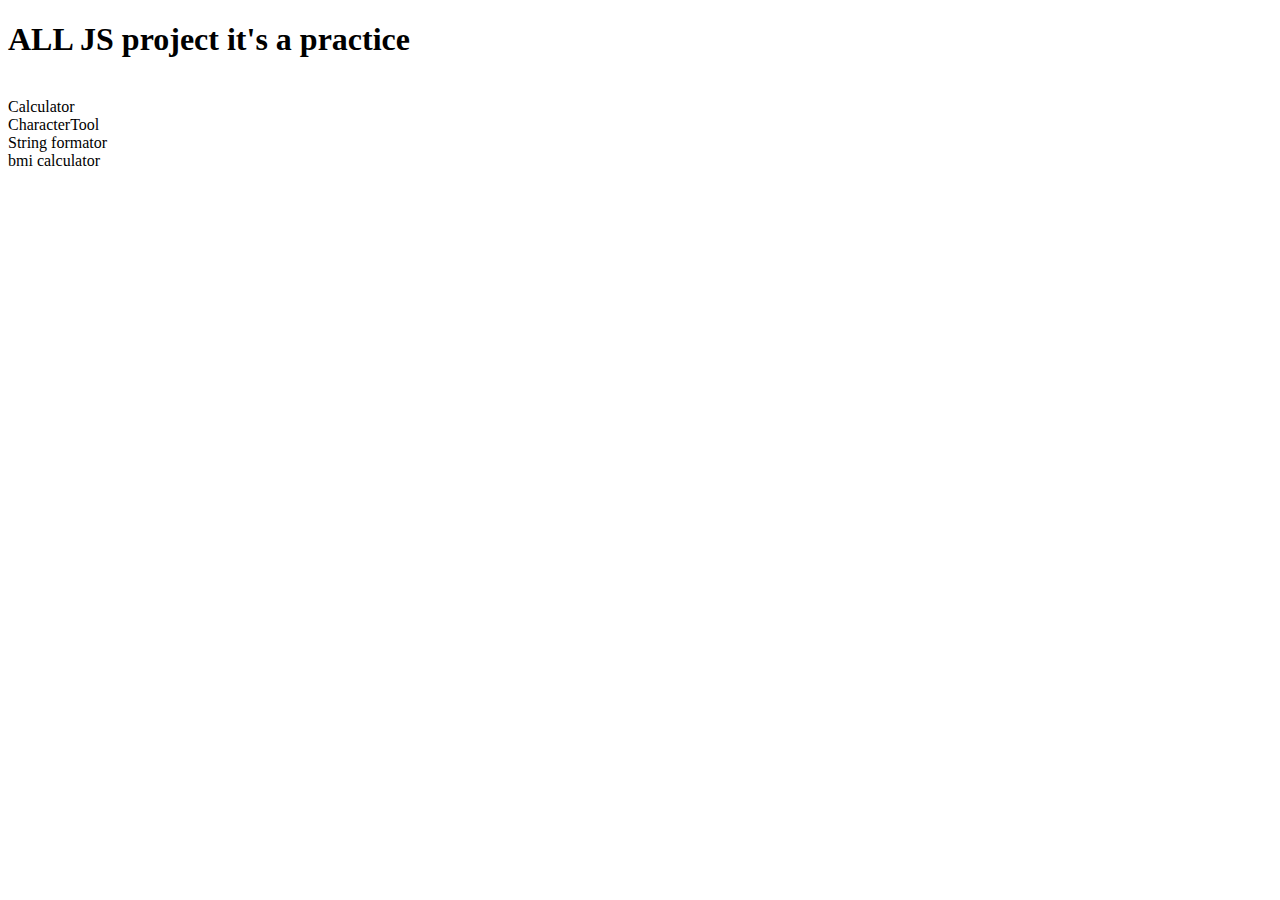
<file: index.html>
<!DOCTYPE html>
<html lang="en">
<head>
    <meta charset="UTF-8">
    <meta name="viewport" content="width=device-width, initial-scale=1.0">
    <title>Document</title>
</head>
<body>
    <h1>ALL JS project it's a practice</h1>
    <li>
        <li>Calculator</li>
        <li>CharacterTool</li>

String formator 
    </li>
    <li>bmi calculator</li>
    <script src="calculator.js"></script>
    <script src="characterTool.js"></script>
    <script src="StringFormatter.js"></script>
    <script src="BmiCalculator.js"></script>
</body>
</html>
</file>
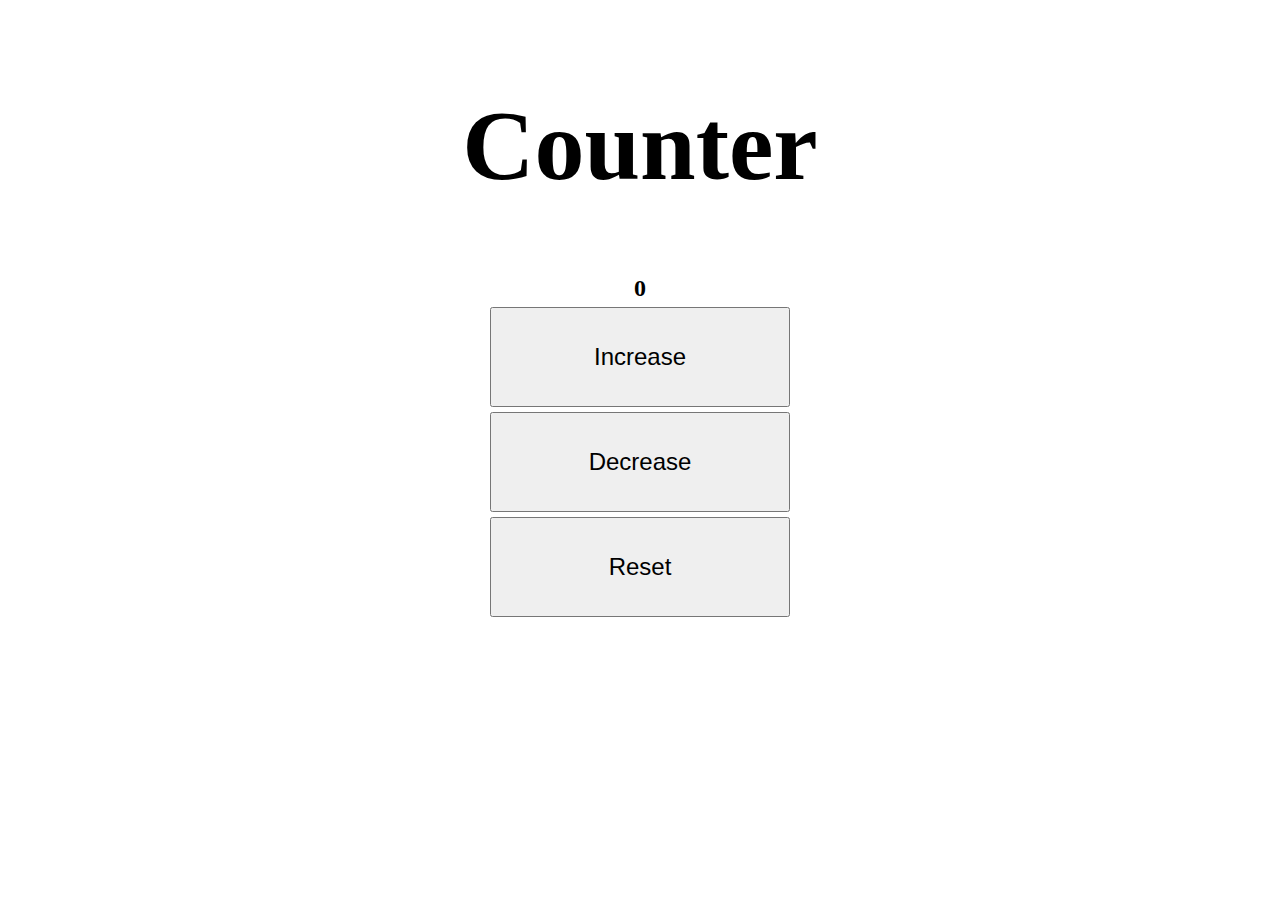
<file: Counter/index.html>
<!DOCTYPE html>
<html lang="en">
<head>
    <meta charset="UTF-8">
    <meta name="viewport" content="width=device-width, initial-scale=1.0">
    <title>Counter</title>
</head>
<style>
    body{
        display: flex;
       flex-direction: column;
       align-items: center;
       justify-content: center;
       gap: 5px;
    }
    h1{
margin-top:80px ;
font-size: xx-large;
font-size: 100px;
        
    }
    #counter{
        font-size: x-large;
        font-weight: bold;
    }
    button{
        width: 300px;
        font-size: x-large;
        height: 100px;
    }
</style>
<body>
        <h1>Counter</h1>
    <div id="counter">0</div>
    <button id="increase">Increase</button>
    <button id="decrease">Decrease</button>
    <button id="reset">Reset</button>
    <script src="index.js"></script>
</body>
</html>
</file>
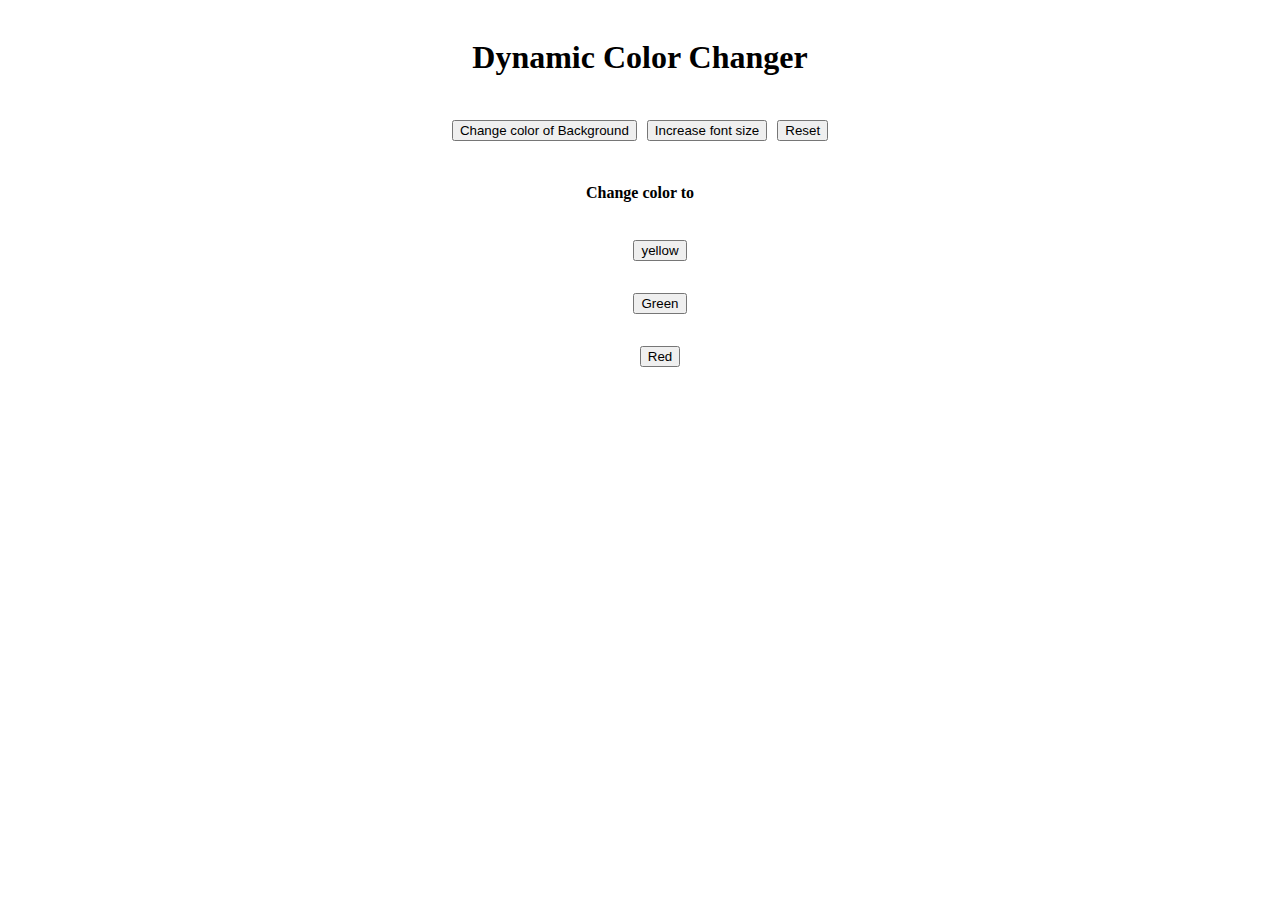
<file: Dynamic color changer/index.html>
<!DOCTYPE html>
<html lang="en">
  <head>
    <meta charset="UTF-8" />
    <meta name="viewport" content="width=device-width, initial-scale=1.0" />
    <title>Dynamic Color Changer</title>
  </head>
  <body>
    <div class="container">
      <h1 class="item">Dynamic Color Changer</h1>
      <h5 class="item buttons">
        <button class="change btn" onclick="ChangeColor()">Change color of Background</button>
        <button class="IncreaseFont btn" onclick="IncreaseFont()">Increase font size</button>
        <button class="reset btn" onclick="reset()">Reset</button>
        <H4>Change color to</H4>
        <ul><button class="btn4">yellow</button></ul>
        <ul><button class="btn5">Green</button></ul>
        <ul><button class="btn6">Red</button></ul>
        
        
      </h5>

      <link rel="stylesheet" href="index.css" />
    </div>
    <script src="index.js"></script>
  </body>
</html>
</file>
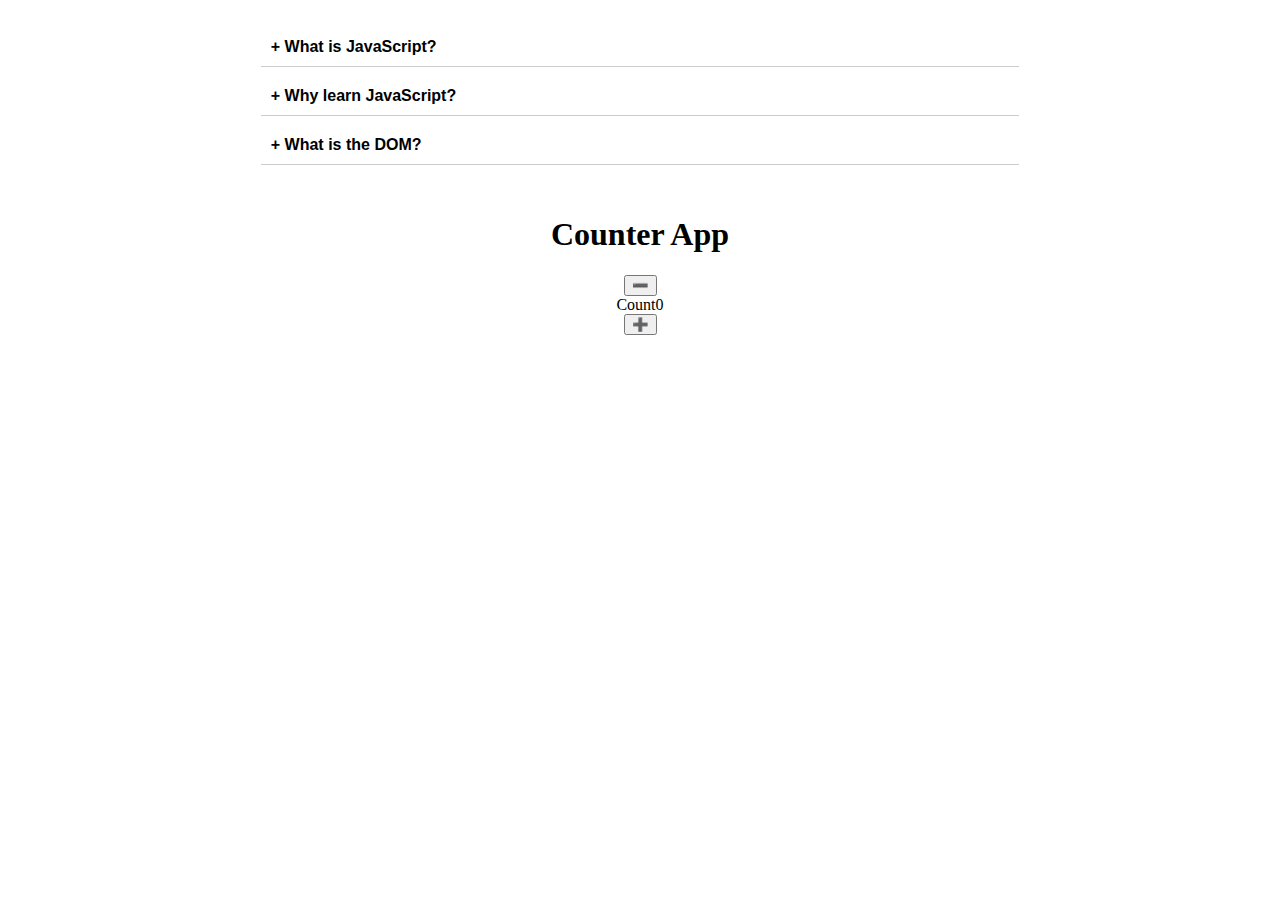
<file: FAQ Accordion/index.html>
<!DOCTYPE html>
<html lang="en">
<head>
  <meta charset="UTF-8" />
  <title>FAQ Accordion</title>
  <style>
    .faq-container {
      width: 60%;
      margin: auto;
      padding: 20px;
      font-family: sans-serif;
    }
    .faq-item {
      border-bottom: 1px solid #ccc;
      margin-bottom: 10px;
    }
    .question {
      font-weight: bold;
      cursor: pointer;
      padding: 10px;
    }
    .answer {
      display: none;
      padding: 10px;
      color: #444;
    }
    .answer.show {
      display: block;
      background-color: #f0f0f0;
    }
  </style>
</head>
<body>
  <div class="faq-container">
    <div class="faq-item">
      <div class="question">
        <span class="symbol">+ </span>What is JavaScript?</div>
      <div class="answer">
        JavaScript is a scripting language for web development.</div>
    </div>
    <div class="faq-item">
      <div class="question">
        <span class="symbol">+ </span>Why learn JavaScript?</div>
      <div class="answer">Because it adds interactivity to web pages!</div>
    </div>
    <div class="faq-item">
      <div class="question">
        <span class="symbol">+ </span>What is the DOM?</div>
      <div class="answer">DOM is the Document Object Model, the browser's structure of HTML.</div>
    </div>
  </div>
  <div class="counter" style="justify-content: center; display: flex; flex-direction: column; align-items: center;">
    <h1 style="justify-content: center;">Counter App </h1>
    <button id="decrement">➖</button>
    <div id="countDisplay">Count<span id="count">0</span></div>
    <button id="increment">➕</button>
  </div>

  <script src="script.js"></script>
</body>
</html>
</file>
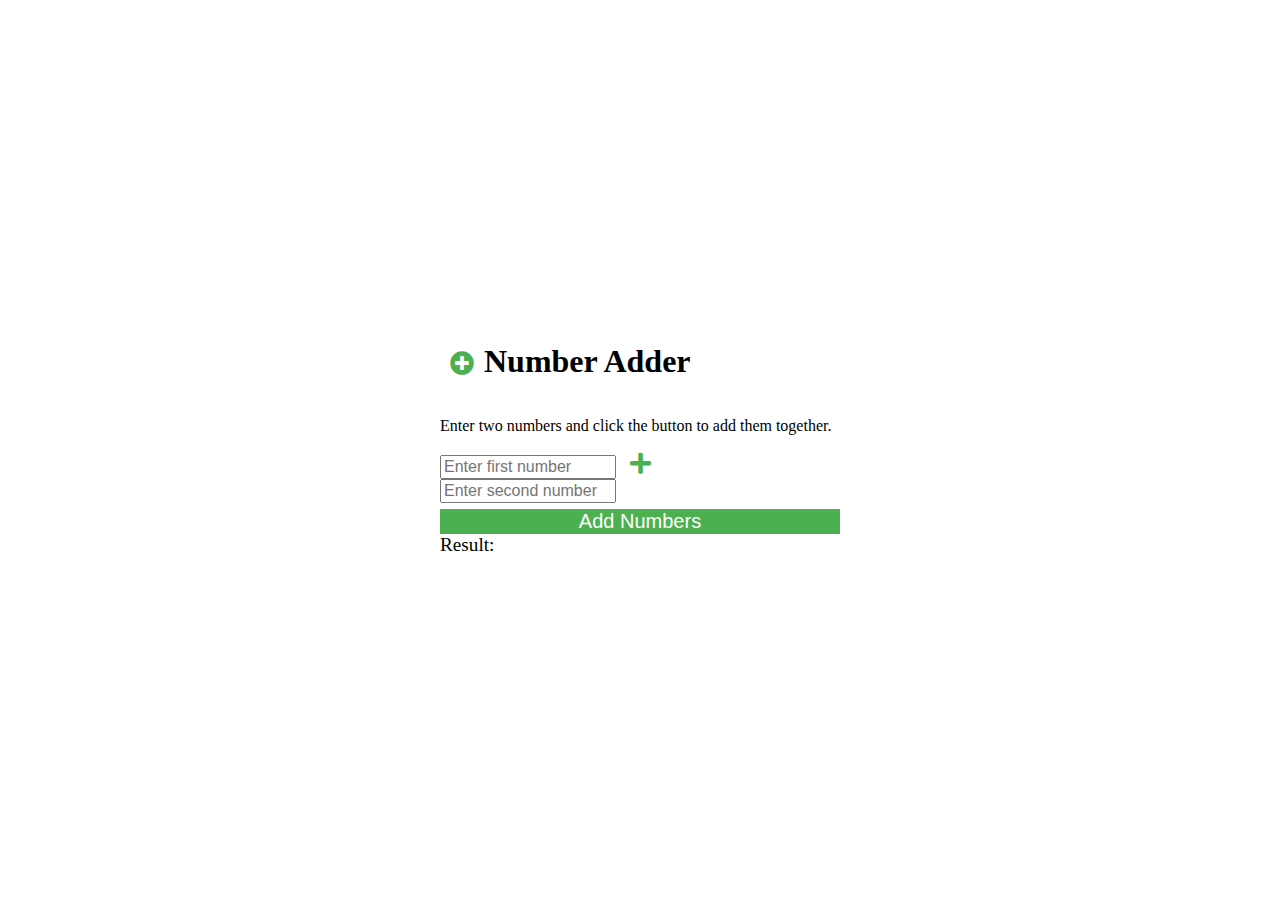
<file: NumberAdder/index.html>
<!DOCTYPE html>
<html lang="en">
  <head>
    <meta charset="UTF-8" />
    <meta name="viewport" content="width=device-width, initial-scale=1.0" />
    <title>Number Adder</title>
    <link
      rel="stylesheet"
      href="https://cdnjs.cloudflare.com/ajax/libs/font-awesome/5.15.4/css/all.min.css"
    />

    <style>
      body {
        display: flex;
        justify-content: center;
        margin: 0;
        height: 100vh;
        align-items: center;
      }
      .container{
        display: flex;
        flex-direction: column;
        width: 400px;
      }
      .icon {
        font-size: 24px;
        margin: 0 10px;
        color: #4caf50;
      }
   
      input {
        width: 42%;
        font-size: 16px;
      }
      button {
        /* margin: 10px; */
        margin-top: 6px;
              width: 100%;
        font-size: 20px;
        background-color: #4caf50;
        color: white;
        border: #4caf50;
      }
      #result {
        /* margin-top: 10px;
        font-weight: bold; */
        font-size: 1.2rem;
      }
   
    </style>
  </head>
  <body>
    <div class="container">
      <h1>
        <i class="fa fa-plus-circle icon" aria-hidden="true"></i>Number Adder
      </h1>
      <p>Enter two numbers and click the button to add them together.</p>
      <div class="inputGroup">
        <input
          type="number"
          id="num1"
          placeholder="Enter first number"
          required
        />
        <i class="fas fa-plus icon"></i>
        <input
          type="number"
          id="num2"
          placeholder="Enter second number"
          required
        />
       
      </div>
       <button id="addButton" onclick="Add()">Add Numbers</button>
        <div id="result">Result: <h3 class="res"></h3></div>
        <script src="script.js"></script>
    </div>
  </body>
</html>
</file>
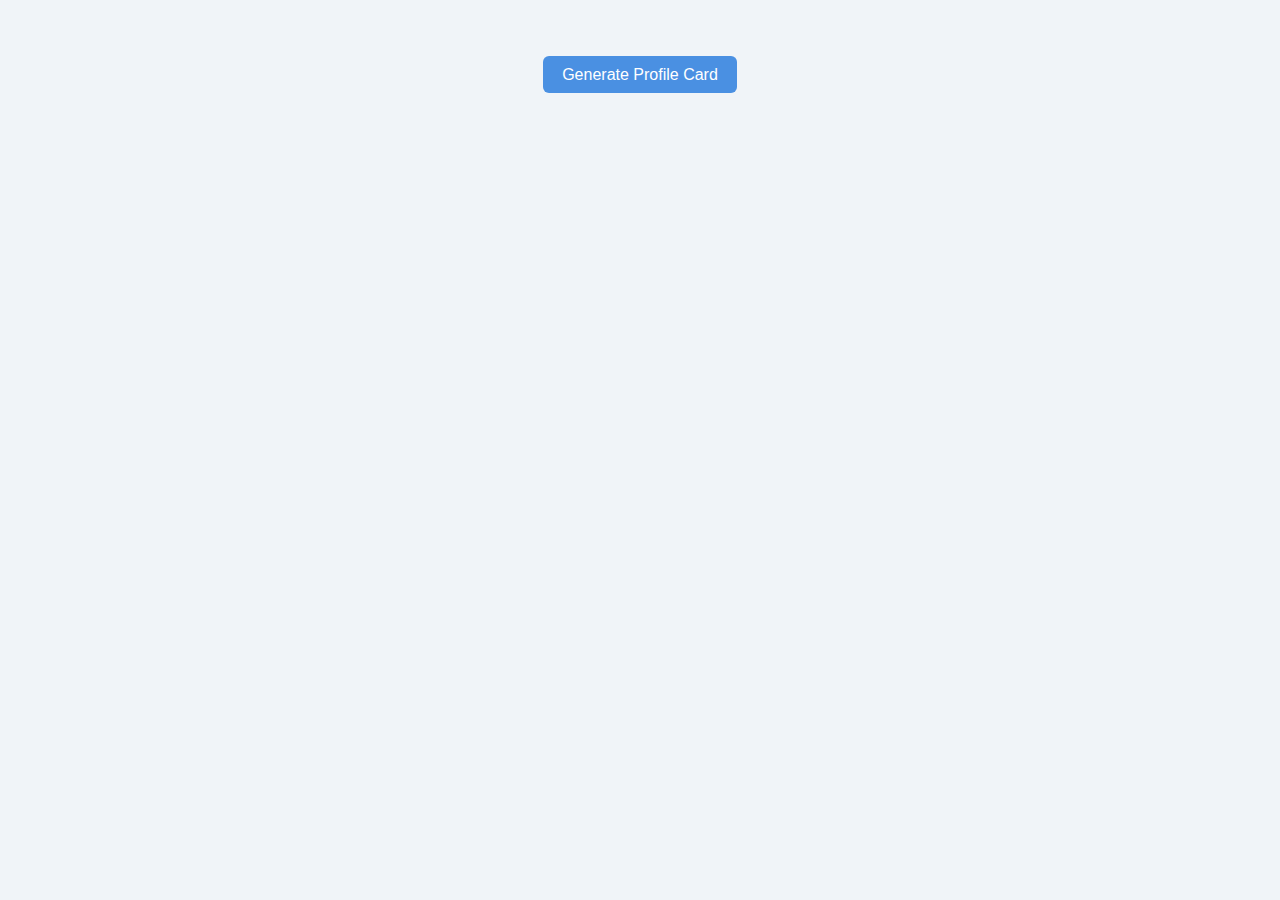
<file: ProfileCardGenerator/index.html>
<!DOCTYPE html>
<html lang="en">
<head>
    <meta charset="UTF-8">
    <meta name="viewport" content="width=device-width, initial-scale=1.0">
    <title>Profile Card</title>
    <link rel="stylesheet" href="styles.css">
</head>
<body>
    <div id="app"></div>
    <button id="generateBtn">Generate Profile Card</button>
    <script src="script.js"></script>
</body>
</html>
</file>
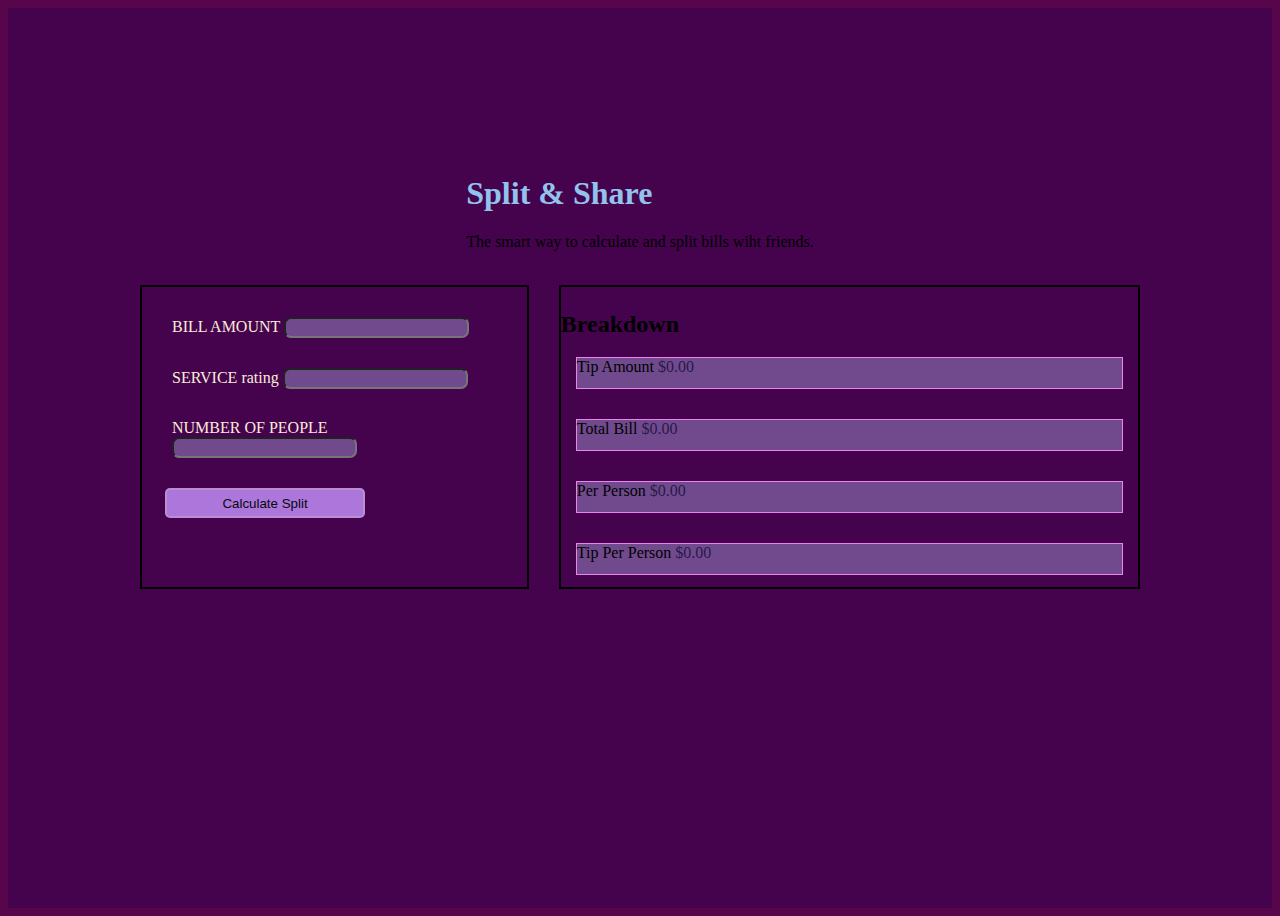
<file: TIP Calculator/index.html>
<!DOCTYPE html>
<html lang="en">
  <head>
    <meta charset="UTF-8" />
    <meta name="viewport" content="width=device-width, initial-scale=1.0" />
    <title>Tip calculator</title>
  </head>
  <style>
    body {
      height: 100vh;
      display: flex;
      justify-content: center;
      align-items: center;
      background: #57064b;
      font-family: Georgia, "Times New Roman", Times, serif;
    }
    .container {
      width: 100vw;
      height: 100vh;
      background: rgb(69, 3, 78);
      display: flex;
      flex-direction: column;
      justify-content: center;
    }
    .sub{
        margin-top: 20px;
        width: 1000px;
        height: 300px;
        display: flex;
        flex-direction: row;
        align-self: center;
        gap: 30px;
        
    }
    .Hero{
        align-self: center;
        margin-top: -175px;
    }
    #left{
width: 400px;
        height: 300px;
        align-self: center;
    }
    .bill{
        color: antiquewhite;
        margin: 30px;
    
    }
    #right{
        width: 600px;
        height: 300px;
        align-self: center;
    }
    .result{
        display: flex;
        flex-direction: column;
        margin-top: -20px;
    }
    .box{
        border: 1px  solid violet;
        background-color: rgb(112, 74, 141);
        height: 30px;
         margin: 15px;
       
    }
    .Box{
        border: 2px solid black;

    }
    h3{
        font-size: x-large;
    }
    input {
      background-color: rgb(112, 74, 141);
      border-radius: 7px;
    }
    .button{
        border: 2px solid rgb(184, 143, 211);
        border-radius: 5px;
        align-content: center;
        width: 200px;
        height: 30px;
        margin-left: 23px;
        color: rgb(4, 9, 12);
        background-color: rgb(172, 118, 219);
    }

    .res {
      color: rgba(12, 9, 50, 0.767);
    }
    h1{
        color: rgb(146, 195, 236);
    }
  </style>
  <body>
    <div class="container">
      <div class="Hero">
        <h1>Split & Share</h1>
        <p>The smart way to calculate and split bills wiht friends.</p>
      </div>
      <div class="sub">
        <div class="Box" id="left">
          <div class="bill">
            BILL AMOUNT
            <input type="number" id="amount"/>
          </div>

          <div class="bill" >
            SERVICE rating
            <input type="text" id="rating" />
          </div>
          <div class="bill" >
            NUMBER OF PEOPLE
            <input type="number" id="numberOfPeople"/>
          </div>
           <button id="button" class="button">Calculate Split</button>
        </div>
        <div class="Box" id="right">
          <h3>Breakdown</h3>
          <div class="result">
            <div class="box" id="Tip Amount"> Tip Amount
              <span class="res" id="tip">$0.00</span>
            </div>
            <div class="box" id="Total Bill">Total Bill
              <span id="Totalbill" class="res">$0.00</span>
            </div>
            <div class="box" id="PerPerson">Per Person
              <span class="res" id="PP">$0.00</span>
            </div>
            <div class="box" id="TipPerPerson">Tip Per Person
              <span class="res" id="tpp">$0.00</span>
            </div>
          </div>
        </div>
      </div>
    </div>
  </body>
  <script src="script.js"></script>
</html>
</file>
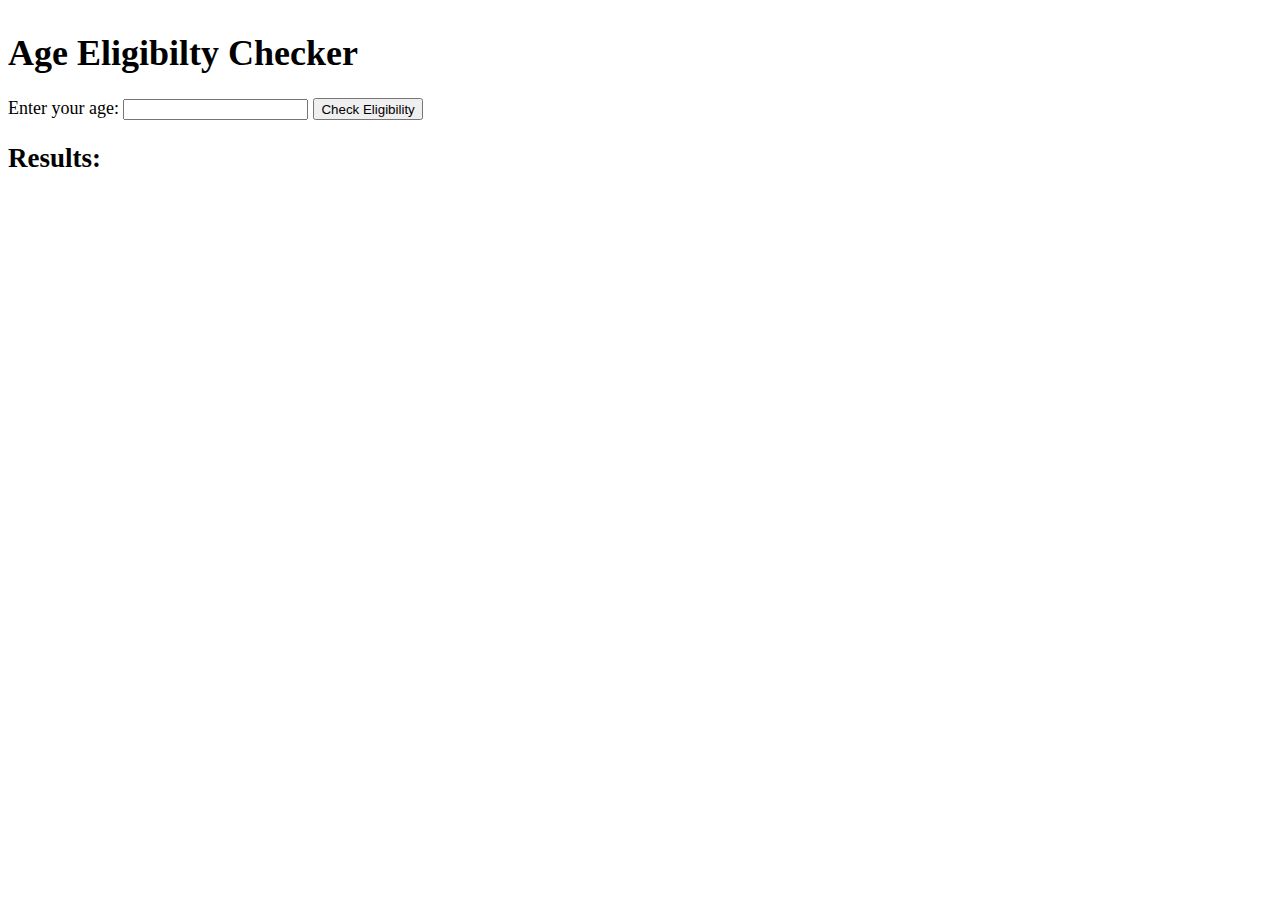
<file: ControlStructures/AgeChecker/index.html>
<!DOCTYPE html>
<html lang="en">
<head>
    <meta charset="UTF-8">
    <meta name="viewport" content="width=device-width, initial-scale=1.0">
    <title>Age Eligibilty Checker</title>
    <style>
        body{
            display: flex;
            height: 100vh;
            flex-direction: column;
            font-size: large;
        }
        .inputSection{
            display: flex;
            gap: 5px;
        }
        li{
            display: none;
               width: 100%;
        }
        .result{
            display: flex;
            flex-direction: column;
         
        }

    </style>
</head>

<body>

    <h1>Age Eligibilty Checker</h1>
    <div class="inputSection">
        <div>Enter your age: <input type="number" id="age" required></div>
        <button id="btn">Check Eligibility</button>
    </div>
    <div class="result">
        <h2>Results:</h2> <br>
        <li>You are  <span id="vote"> </span> eligible to vote</li>
        <li>You are  <span id="drive"></span>  eligible to drive</li>
    </div>
    <Script src="script.js"></Script>
</body>
</html>
</file>
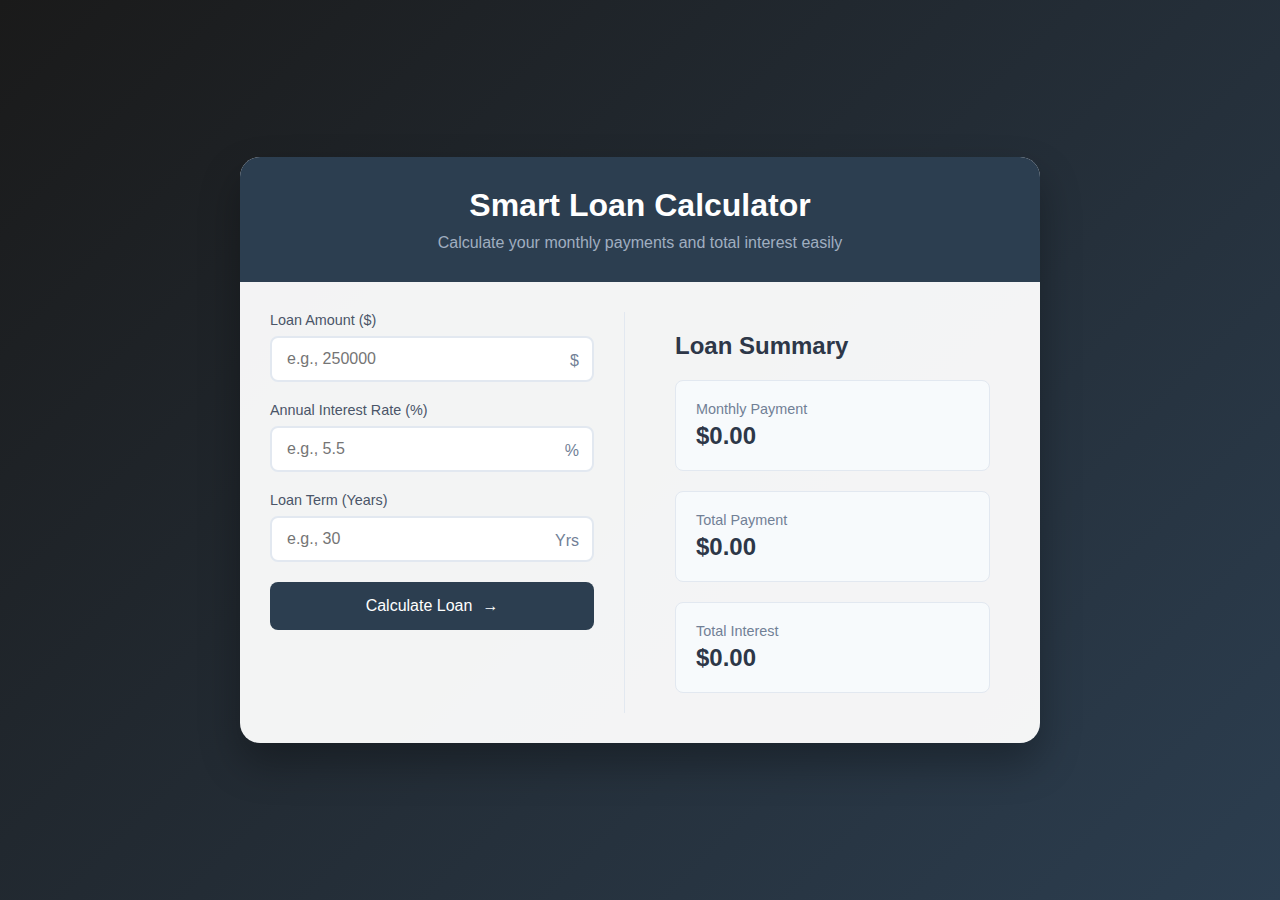
<file: Loan+Calculator/Loan Calculator/Final/index.html>
<!DOCTYPE html>
<html lang="en">
  <head>
    <meta charset="UTF-8" />
    <meta name="viewport" content="width=device-width, initial-scale=1.0" />
    <title>Smart Loan Calculator</title>
    <link rel="stylesheet" href="styles.css" />
  </head>
  <body>
    <div class="container">
      <div class="calculator">
        <div class="calculator-header">
          <h2>Smart Loan Calculator</h2>
          <p class="subtitle">
            Calculate your monthly payments and total interest easily
          </p>
        </div>

        <div class="calculator-body">
          <div class="input-section">
            <div class="input-group">
              <label for="amount">Loan Amount ($)</label>
              <input type="number" id="amount" placeholder="e.g., 250000" />
              <span class="input-icon">$</span>
            </div>
            <div class="input-group">
              <label for="interest">Annual Interest Rate (%)</label>
              <input
                type="number"
                id="interest"
                step="0.1"
                placeholder="e.g., 5.5"
              />
              <span class="input-icon">%</span>
            </div>
            <div class="input-group">
              <label for="years">Loan Term (Years)</label>
              <input type="number" id="years" placeholder="e.g., 30" />
              <span class="input-icon">Yrs</span>
            </div>
            <button id="calculateBtn">
              Calculate Loan <span class="button-icon">→</span>
            </button>
          </div>

          <div class="results" id="results">
            <h3>Loan Summary</h3>
            <div class="result-grid">
              <div class="result-item">
                <span class="result-label">Monthly Payment</span>
                <span class="result-value" id="monthly">$0.00</span>
              </div>
              <div class="result-item">
                <span class="result-label">Total Payment</span>
                <span class="result-value" id="total">$0.00</span>
              </div>
              <div class="result-item">
                <span class="result-label">Total Interest</span>
                <span class="result-value" id="totalInterest">$0.00</span>
              </div>
            </div>
          </div>
        </div>
      </div>
    </div>
    <script src="script.js"></script>
  </body>
</html>
</file>
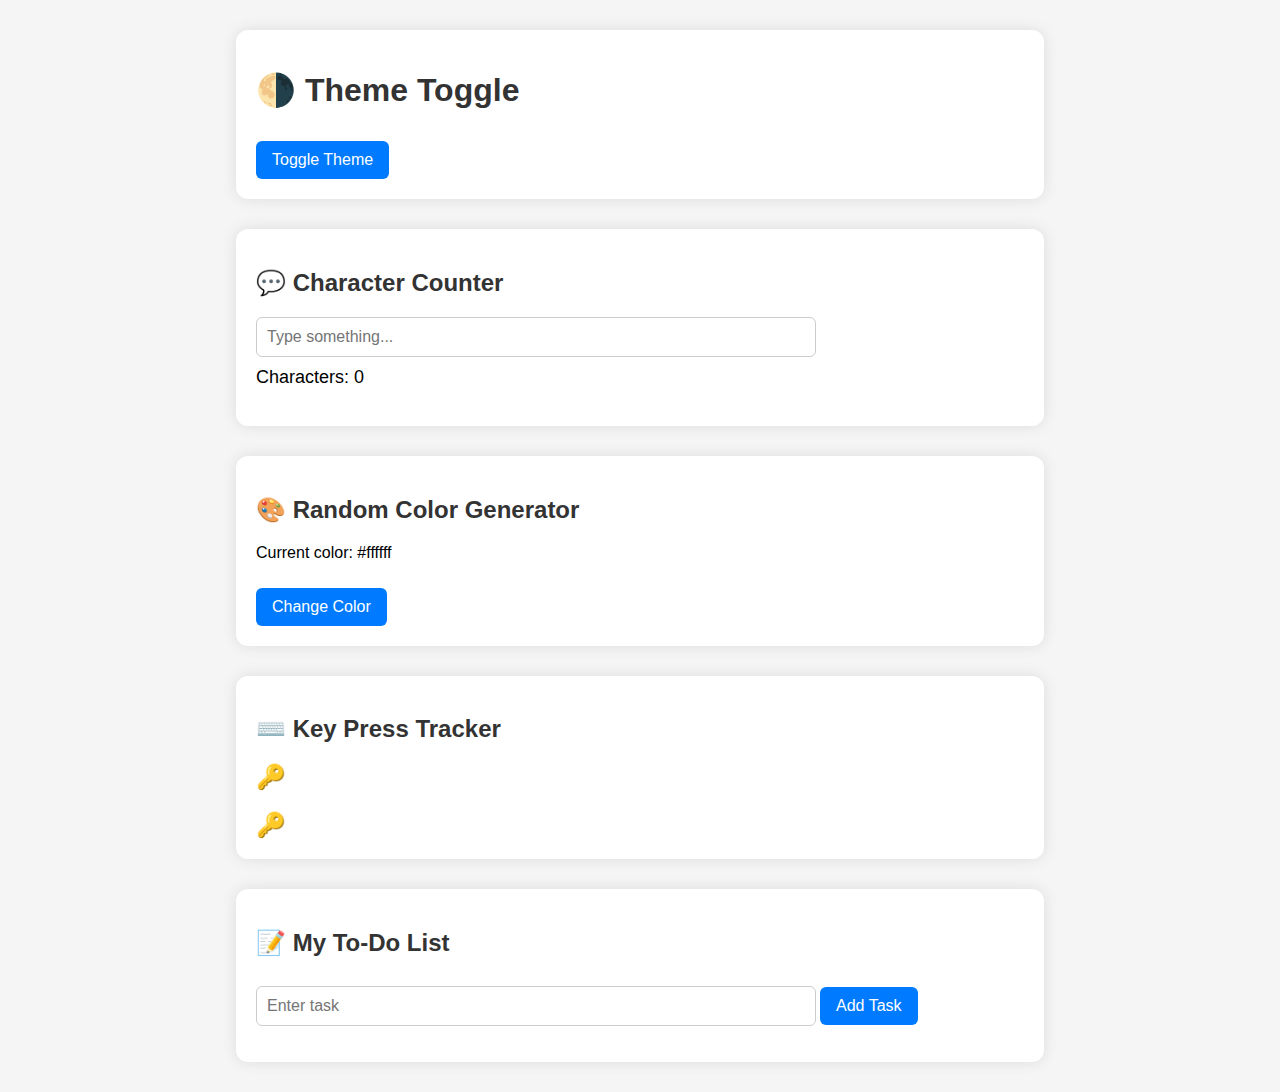
<file: JS_PlayGround/playground.html>
<!DOCTYPE html>
<html lang="en">
  <head>
    <meta charset="UTF-8" />
    <meta name="viewport" content="width=device-width, initial-scale=1.0" />
    <title>JS Playground</title>
    <style>
      body {
        font-family: Arial, sans-serif;
        margin: 0;
        padding: 0;
        background-color: #f5f5f5;
      }

      .section-card {
        background-color: white;
        width: 60%;
        margin: 30px auto;
        padding: 20px;
        border-radius: 12px;
        box-shadow: 0 0 15px rgba(0, 0, 0, 0.1);
      }

      h1, h2 {
        color: #333;
      }

      input[type="text"] {
        width: 70%;
        padding: 10px;
        font-size: 16px;
        border-radius: 6px;
        border: 1px solid #ccc;
      }

      button {
        padding: 10px 16px;
        font-size: 16px;
        margin-top: 10px;
        cursor: pointer;
        border: none;
        border-radius: 6px;
        background-color: #007bff;
        color: white;
      }

      button:hover {
        background-color: #0056b3;
      }

      #counter {
        margin-top: 10px;
        font-size: 18px;
      }

      ul#taskList li {
        background-color: #e0f7fa;
        padding: 10px;
        margin: 8px auto;
        width: 70%;
        border-radius: 6px;
        display: flex;
        justify-content: space-between;
        align-items: center;
      }

      .dark-mode {
        background-color: black !important;
        color: white !important;
      }

      .dark-mode .section-card {
        background-color: #222 !important;
        color: white !important;
        box-shadow: 0 0 20px rgba(255, 255, 255, 0.1);
      }
    </style>
  </head>
  <body>
    <!-- Dark Mode Toggle -->
    <section class="section-card" id="Dark-Toggle">
      <h1>🌗 Theme Toggle</h1>
      <button id="toggleBtn">Toggle Theme</button>
    </section>

    <!-- Character Counter -->
    <section class="section-card" id="char-counter">
      <h2>💬 Character Counter</h2>
      <input type="text" name="intro" id="intro" placeholder="Type something..." />
      <p id="counter">Characters: <span id="count">0</span></p>
    </section>

    <!-- Random Color Generator -->
    <section class="section-card" id="random-color">
      <h2>🎨 Random Color Generator</h2>
      <p id="color-code">Current color: #ffffff</p>
      <button id="changeColorBtn">Change Color</button>
    </section>

    <!-- Key Press Tracker -->
    <section class="section-card" id="key-tracker">
      <h2>⌨️ Key Press Tracker</h2>
      <div id="key-box" style="font-size: 24px; font-weight: bold; margin-top: 20px">🔑</div>
      <div id="key-up" style="font-size: 24px; font-weight: bold; margin-top: 20px">🔑</div>
    </section>

    <!-- To-Do List -->
    <section class="section-card" id="todo-app">
      <h2>📝 My To-Do List</h2>
      <input type="text" id="taskInput" placeholder="Enter task" />
      <button id="addTaskBtn">Add Task</button>
      <ul id="taskList"></ul>
    </section>

    <script src="script.js"></script>
  </body>
</html>
</file>
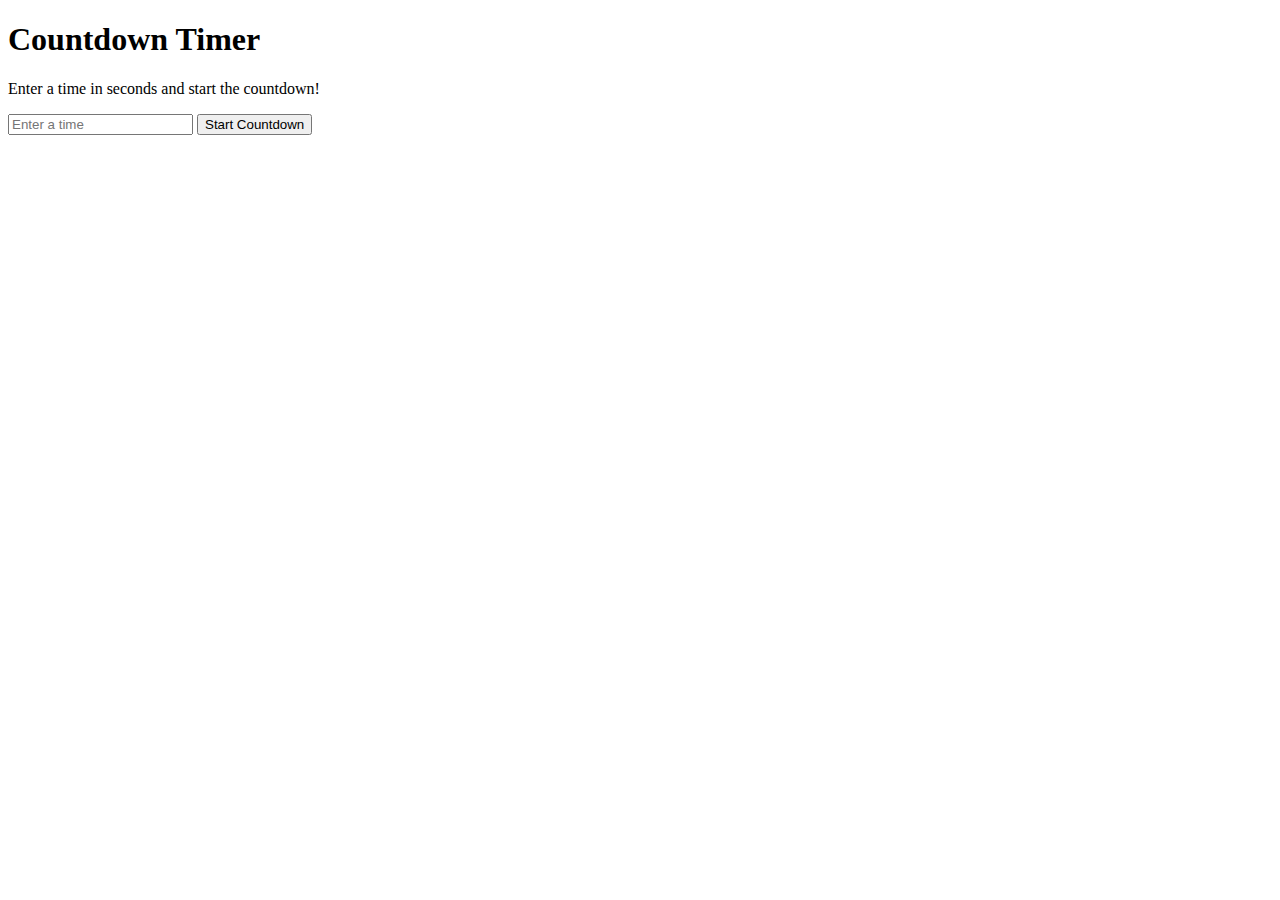
<file: ControlStructures/CountDown/count.html>
<!DOCTYPE html>
<html lang="en">
<head>
    <meta charset="UTF-8">
    <meta name="viewport" content="width=device-width, initial-scale=1.0">
    <title>CountDown</title>
</head>
<body>
    <h1>Countdown Timer</h1>
    <p>Enter a time in seconds and start the countdown!</p>
    <input type="number" placeholder="Enter a time" id="time">
    <button id="btn">Start Countdown</button>
    <div id="res"></div>
    <script src="count.js"></script>
</body>
</html>
</file>
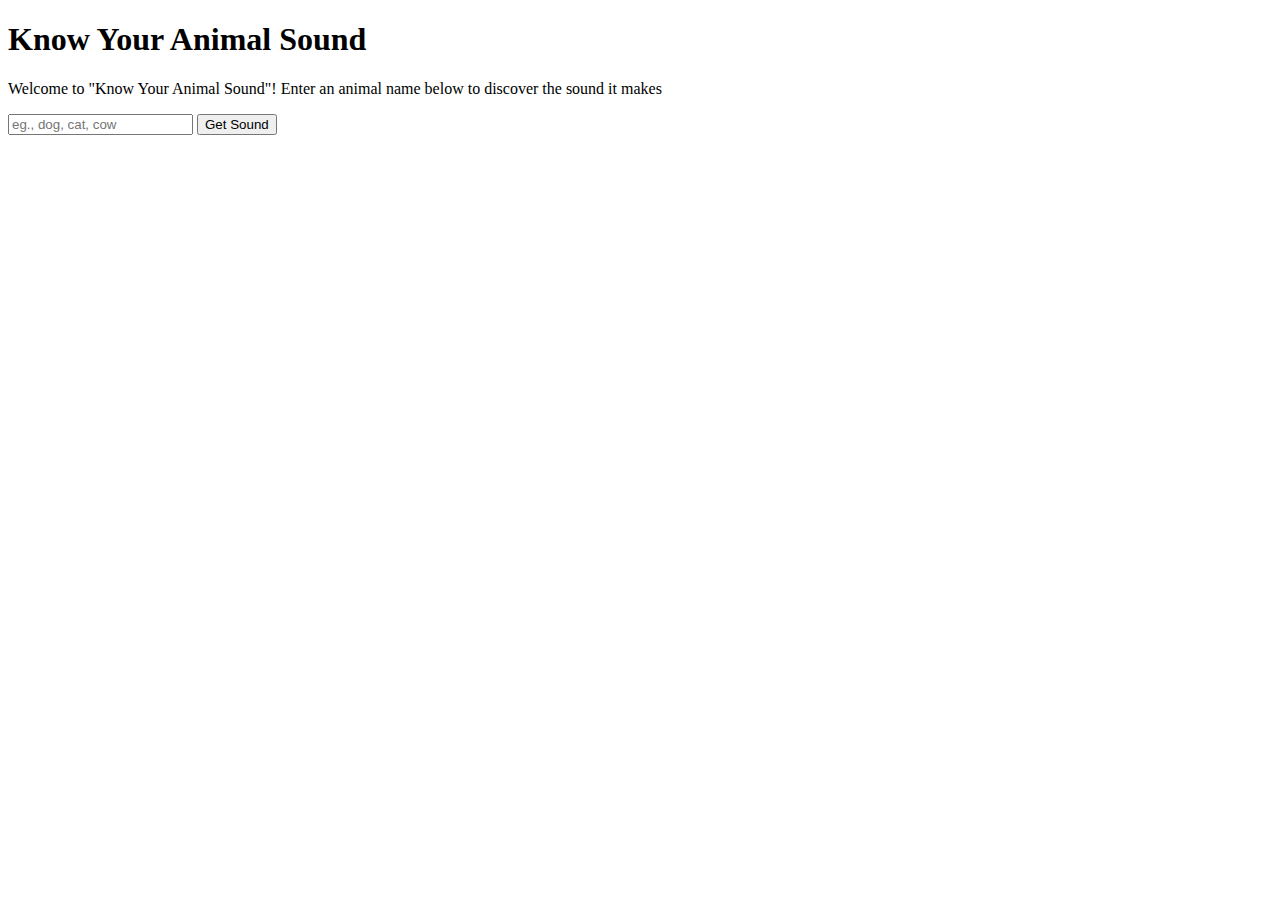
<file: ControlStructures/KnowYourANimalSound/animal.html>
<!DOCTYPE html>
<html lang="en">
<head>
    <meta charset="UTF-8">
    <meta name="viewport" content="width=device-width, initial-scale=1.0">
    <title>Know your animal sound</title>
</head>
<body>
    <h1>Know Your Animal Sound</h1>
    <p>Welcome to "Know Your Animal Sound"! Enter an animal name below to discover the sound it makes</p>
    <input type="text" id="sound" placeholder="eg., dog, cat, cow">
    <button id="btn">Get Sound</button>
    <div id="res"></div>
    <script src="animal.js"></script>
</body>
</html>
</file>
<file: Dynamic color changer/index.css>
body {
  display: flex;
  justify-content: center;  /* horizontal center */
  align-items: center;      /* vertical center */
 

}

.container{
    margin-top: 10px;
    display: flex;
   
   align-items: center;
flex-direction: column;
text-align: center;
}
.item{
    width: 100vh;
   

}
.buttons{
    display: flex;
    flex-direction: row;
    gap: 10px;
   justify-content: center;
}
</file>
<file: ProfileCardGenerator/styles.css>
body {
  font-family: 'Segoe UI', Tahoma, Geneva, Verdana, sans-serif;
  background: #f0f4f8;
  display: flex;
  flex-direction: column;
  align-items: center;
  padding: 2rem;
}

button {
  padding: 0.6rem 1.2rem;
  font-size: 1rem;
  border: none;
  background-color: #4a90e2;
  color: white;
  border-radius: 6px;
  cursor: pointer;
  transition: background-color 0.3s ease;
  margin-top: 1rem;
}

button:hover {
  background-color: #357ABD;
}

.profile-card {
  background-color: white;
  border-radius: 12px;
  box-shadow: 0 4px 10px rgba(0, 0, 0, 0.15);
  width: 280px;
  padding: 1.5rem;
  text-align: center;
  margin: 1rem 0;
  transition: transform 0.3s ease;
}

.profile-card:hover {
  transform: translateY(-5px);
}

.profile-card img {
  width: 100px;
  height: 100px;
  border-radius: 50%;
  object-fit: cover;
  margin-bottom: 1rem;
}

.profile-card h3 {
  margin: 0.5rem 0 0.2rem;
  font-size: 1.2rem;
  color: #333;
}

.profile-card p {
  font-size: 0.95rem;
  color: #555;
}
</file>
<file: Loan+Calculator/Loan Calculator/Final/styles.css>
* {
  margin: 0;
  padding: 0;
  box-sizing: border-box;
  font-family: "Inter", sans-serif;
}

.container {
  min-height: 100vh;
  background: linear-gradient(135deg, #1a1a1a, #2c3e50);
  display: flex;
  justify-content: center;
  align-items: center;
  padding: 20px;
}

.calculator {
  background: rgba(255, 255, 255, 0.95);
  border-radius: 20px;
  box-shadow: 0 20px 40px rgba(0, 0, 0, 0.3);
  width: 100%;
  max-width: 800px;
  overflow: hidden;
}

.calculator-header {
  background: #2c3e50;
  padding: 30px;
  text-align: center;
  color: white;
}

.calculator-header h2 {
  font-size: 2rem;
  margin-bottom: 10px;
}

.subtitle {
  color: #a0aec0;
  font-size: 1rem;
}

.calculator-body {
  padding: 30px;
  display: grid;
  grid-template-columns: 1fr 1fr;
  gap: 30px;
}

.input-section {
  padding-right: 30px;
  border-right: 1px solid #e2e8f0;
}

.input-group {
  margin-bottom: 20px;
  position: relative;
}

.input-group label {
  display: block;
  color: #4a5568;
  margin-bottom: 8px;
  font-size: 0.9rem;
  font-weight: 500;
}

.input-group input {
  width: 100%;
  padding: 12px 35px 12px 15px;
  border: 2px solid #e2e8f0;
  border-radius: 8px;
  font-size: 1rem;
  transition: all 0.3s ease;
}

.input-group input:focus {
  outline: none;
  border-color: #2c3e50;
  box-shadow: 0 0 0 3px rgba(44, 62, 80, 0.1);
}

.input-icon {
  position: absolute;
  right: 15px;
  top: 40px;
  color: #718096;
}

button {
  width: 100%;
  padding: 15px;
  background: #2c3e50;
  color: white;
  border: none;
  border-radius: 8px;
  font-size: 1rem;
  cursor: pointer;
  transition: all 0.3s ease;
  display: flex;
  align-items: center;
  justify-content: center;
  gap: 10px;
}

button:hover {
  background: #1a252f;
  transform: translateY(-2px);
}

.results {
  padding: 20px;
}

.results h3 {
  color: #2d3748;
  margin-bottom: 20px;
  font-size: 1.5rem;
}

.result-grid {
  display: grid;
  gap: 20px;
}

.result-item {
  background: #f7fafc;
  padding: 20px;
  border-radius: 8px;
  border: 1px solid #e2e8f0;
}

.result-label {
  display: block;
  color: #718096;
  font-size: 0.9rem;
  margin-bottom: 5px;
}

.result-value {
  display: block;
  color: #2d3748;
  font-size: 1.5rem;
  font-weight: bold;
}

@media (max-width: 768px) {
  .calculator-body {
    grid-template-columns: 1fr;
  }

  .input-section {
    padding-right: 0;
    border-right: none;
    border-bottom: 1px solid #e2e8f0;
    padding-bottom: 30px;
  }
}
</file>
